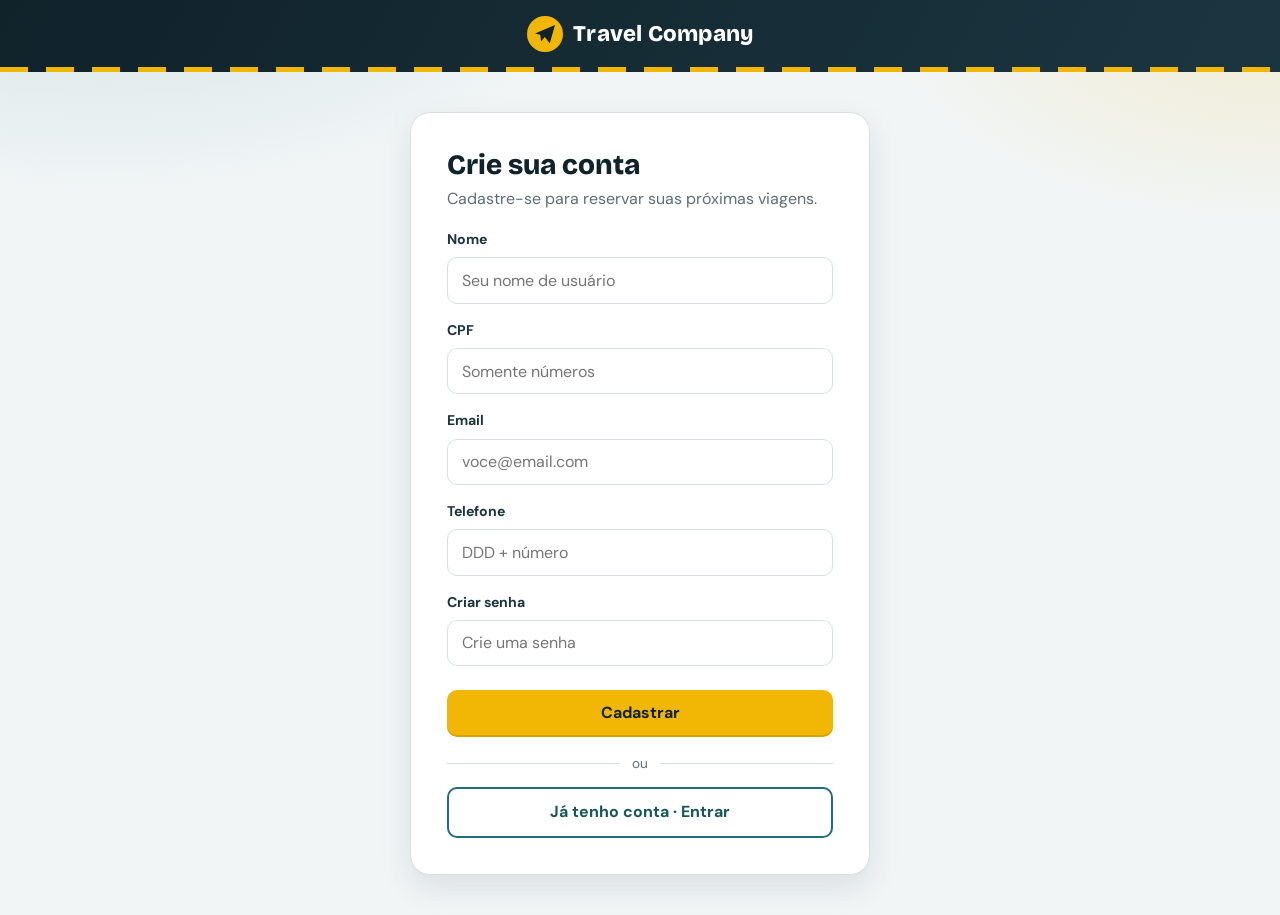
<file: ViagensFinal/index.html>
<!DOCTYPE html>
<html lang="pt-br">

<head>

    <meta charset="UTF-8">
    <meta name="viewport" content="width=device-width, initial-scale=1.0">
    <link rel="stylesheet" href="assets/css/cadastrar.css">
    <title>Travel Company | Cadastrar</title>

</head>

<body>

    <header>

        <div class="title">
            <h1>Travel Company</h1>
        </div>

    </header>

    <main>

        <div class="container">

            <div class="card-head">
                <h2>Crie sua conta</h2>
                <p>Cadastre-se para reservar suas próximas viagens.</p>
            </div>

            <form action="posIndex.php" method="post">

                <div class="divInput">
                    <label for="name">Nome</label>
                    <input class="ipt" type="text" name="name" id="name" placeholder="Seu nome de usuário" required>
                </div>

                <div class="divInput">
                    <label for="cpf">CPF</label>
                    <input class="ipt" type="text" maxlength="11" name="cpf" id="cpf" placeholder="Somente números" required>
                </div>

                <div class="divInput">
                    <label for="email">Email</label>
                    <input class="ipt" type="email" name="email" id="email" placeholder="voce@email.com" required>
                </div>

                <div class="divInput">
                    <label for="tel">Telefone</label>
                    <input class="ipt" type="tel" maxlength="10" name="tel" id="tel" placeholder="DDD + número" required>
                </div>

                <div class="divInput">
                    <label for="password1">Criar senha</label>
                    <input class="ipt" type="password" maxlength="50" name="password1" id="password1" placeholder="Crie uma senha" required>
                </div>

                <button type="submit">Cadastrar</button>

            </form>

            <div class="divider"><span>ou</span></div>

            <a class="btn" href="assets/pages/login.html">Já tenho conta · Entrar</a>

        </div>

    </main>

</body>

</html>
</file>
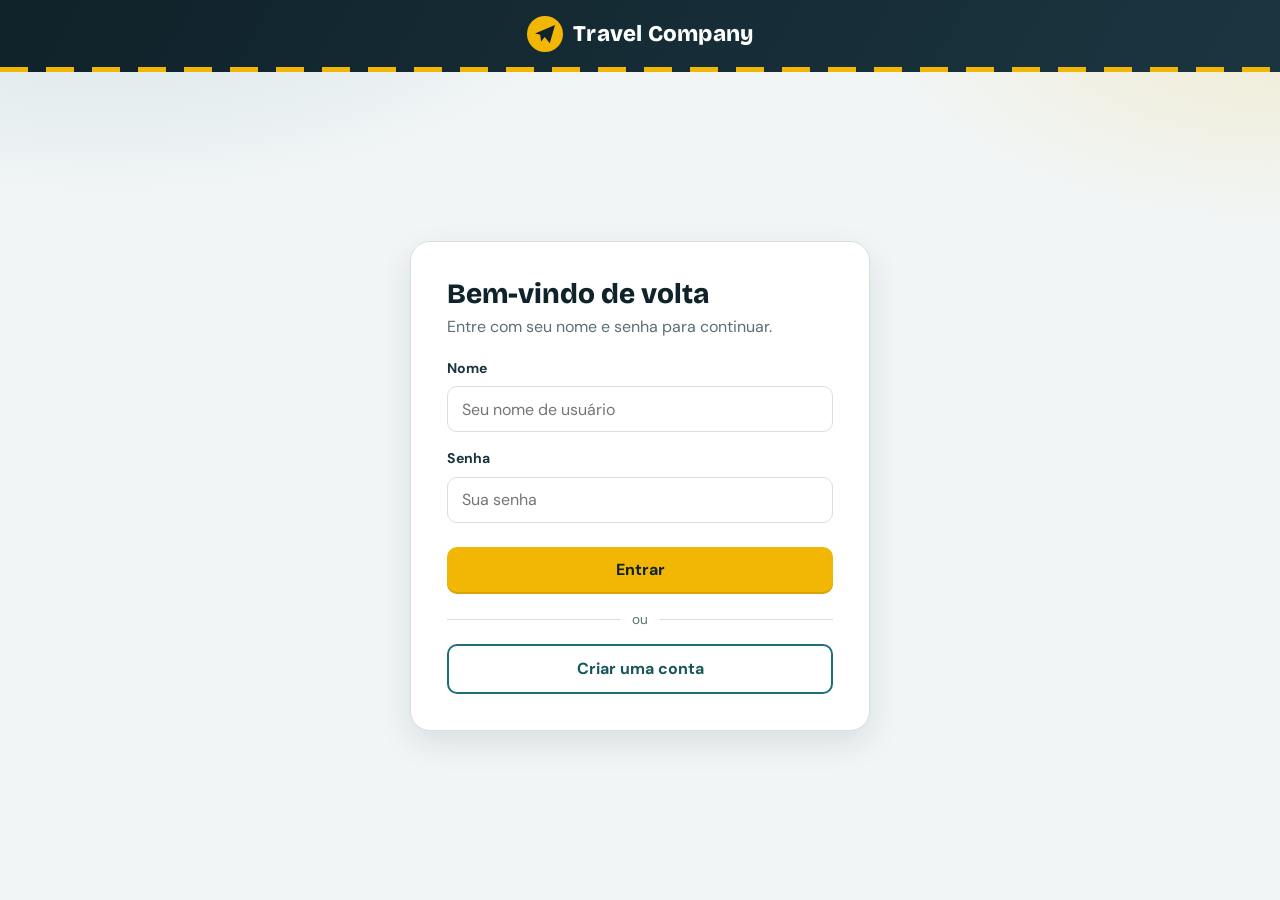
<file: ViagensFinal/assets/pages/login.html>
<!DOCTYPE html>
<html lang="pt-br">

<head>

    <meta charset="UTF-8">
    <meta name="viewport" content="width=device-width, initial-scale=1.0">
    <link rel="stylesheet" href="../css/cadastrar.css">
    <title>Travel Company | Entrar</title>

</head>

<body>

    <header>

        <div class="title">
            <h1>Travel Company</h1>
        </div>

    </header>

    <main>

        <div class="container">

            <div class="card-head">
                <h2>Bem-vindo de volta</h2>
                <p>Entre com seu nome e senha para continuar.</p>
            </div>

            <form action="../login.php" method="post">

                <div class="divInput">
                    <label for="name">Nome</label>
                    <input class="ipt" type="text" name="name" id="name" placeholder="Seu nome de usuário" required>
                </div>

                <div class="divInput">
                    <label for="senha">Senha</label>
                    <input class="ipt" type="password" maxlength="50" name="senha" id="senha" placeholder="Sua senha" required>
                </div>

                <button type="submit">Entrar</button>

            </form>

            <div class="divider"><span>ou</span></div>

            <a class="btn" href="../../index.html">Criar uma conta</a>

        </div>

    </main>

</body>

</html>
</file>
<file: ViagensFinal/assets/css/cadastrar.css>
@import url('https://fonts.googleapis.com/css2?family=Bricolage+Grotesque:wght@600;700;800&family=DM+Sans:wght@400;500;700&display=swap');

/* Travel Company — estilos (substitui o arquivo de mesmo nome; não precisa alterar o HTML) */
:root{
    --ink:#10222a;
    --ink-soft:#1b3540;
    --teal:#1f6f78;
    --teal-dark:#17565d;
    --teal-tint:#e6f2f3;
    --paper:#f1f5f6;
    --line:#d6e0e3;
    --road:#f2b705;
    --road-dark:#d9a304;
    --muted:#5b6f76;
    --danger:#c0392b;
    --danger-dark:#a32f23;
    --ok:#1d7a4d;
    --ok-bg:#e4f4ec;
    --radius:14px;
    --shadow-sm:0 2px 8px rgba(16,34,42,.06);
    --shadow-md:0 12px 32px rgba(16,34,42,.10);
    --display:'Bricolage Grotesque','DM Sans',system-ui,sans-serif;
}

*{ padding:0; margin:0; box-sizing:border-box; }

html{ scroll-behavior:smooth; }

body{
    font-family:'DM Sans',system-ui,sans-serif;
    color:var(--ink);
    background:var(--paper);
    line-height:1.55;
    -webkit-font-smoothing:antialiased;
}

a{ color:inherit; }

/* ===================== Cabeçalho ======================== */
header{
    position:relative;
    display:flex;
    align-items:center;
    justify-content:space-between;
    flex-wrap:wrap;
    gap:1rem;
    width:100%;
    min-height:72px;
    padding:.75rem 2rem 1rem;
    background:linear-gradient(120deg,var(--ink),var(--ink-soft));
    color:#fff;
}

/* faixa tracejada de estrada */
header::after{
    content:"";
    position:absolute;
    left:0; right:0; bottom:0;
    height:5px;
    background:repeating-linear-gradient(90deg,var(--road) 0 28px,transparent 28px 46px);
}

.title{ display:flex; align-items:center; }

.title h1{
    display:flex;
    align-items:center;
    gap:.65rem;
    font-family:var(--display);
    font-size:1.4rem;
    font-weight:800;
    letter-spacing:.01em;
}

/* logo (avião) desenhado só com CSS */
.title h1::before{
    content:"";
    width:36px;
    height:36px;
    flex:none;
    background:url("data:image/svg+xml,%3Csvg xmlns='http://www.w3.org/2000/svg' viewBox='0 0 36 36'%3E%3Ccircle cx='18' cy='18' r='18' fill='%23f2b705'/%3E%3Cpath d='M8 17.5 28 9l-5.2 18.2-5.1-6.1-3.6 4.3-.9-6.6z' fill='%2310222a'/%3E%3C/svg%3E") center/contain no-repeat;
}

.pages table,
.pages tbody,
.pages tr{ display:flex; }

.pages table{ gap:.25rem; }
.pages td{ display:block; }

.pages a{
    display:block;
    padding:.5rem .95rem;
    border-radius:999px;
    color:#d8e7ea;
    text-decoration:none;
    font-weight:500;
    transition:background .15s,color .15s;
}

.pages a:hover{ background:rgba(255,255,255,.12); color:#fff; }

/* ===================== Botões e campos ======================== */
button{
    font:inherit;
    font-weight:700;
    line-height:1.2;
    padding:.8rem 1.5rem;
    border:0;
    border-radius:10px;
    background:var(--road);
    color:var(--ink);
    cursor:pointer;
    box-shadow:0 2px 0 var(--road-dark);
    transition:background .15s,transform .15s,box-shadow .15s;
}

button:hover{ background:#ffc61a; transform:translateY(-1px); box-shadow:0 4px 0 var(--road-dark); }
button:active{ transform:translateY(1px); box-shadow:0 1px 0 var(--road-dark); }

a:focus-visible,
button:focus-visible{ outline:3px solid var(--teal); outline-offset:2px; }
header a:focus-visible{ outline-color:var(--road); }

label{ font-size:.88rem; font-weight:700; color:var(--ink-soft); }

input,
select{
    font:inherit;
    width:100%;
    height:2.9rem;
    padding:0 .85rem;
    border:1.5px solid var(--line);
    border-radius:10px;
    background:#fff;
    color:var(--ink);
    transition:border-color .15s,box-shadow .15s;
}

input:focus,
select:focus{
    outline:none;
    border-color:var(--teal);
    box-shadow:0 0 0 4px rgba(31,111,120,.18);
}

/* ===================== Cadastro / Login ======================== */
body{
    min-height:100vh;
    display:flex;
    flex-direction:column;
    background:
        radial-gradient(900px 480px at 8% -10%,rgba(31,111,120,.16),transparent 60%),
        radial-gradient(760px 420px at 100% 0,rgba(242,183,5,.16),transparent 55%),
        var(--paper);
}

header{ justify-content:center; }

main{
    flex:1;
    display:grid;
    place-items:center;
    padding:2.5rem 1rem;
}

.container{
    width:min(100%,460px);
    display:flex;
    flex-direction:column;
    align-items:center;
    gap:.6rem;
    padding:2.25rem;
    text-align:center;
    background:#fff;
    border:1px solid var(--line);
    border-radius:20px;
    box-shadow:var(--shadow-md);
}

/* mensagens (posIndex.php / login.php) */
.container p:first-child{
    font-family:var(--display);
    font-size:1.5rem;
    font-weight:800;
    line-height:1.2;
}

.container p + p{ color:var(--muted); }

form{
    display:flex;
    flex-direction:column;
    gap:1rem;
    width:100%;
    text-align:left;
}

.divInput{
    display:flex;
    flex-direction:column;
    gap:.4rem;
    width:100%;
}

form button{ width:100%; margin-top:.5rem; }

/* título do cartão */
.card-head{
    width:100%;
    margin-bottom:.5rem;
    text-align:left;
}

.card-head h2{
    font-family:var(--display);
    font-size:1.75rem;
    font-weight:800;
    line-height:1.15;
}

.card-head p{
    margin-top:.35rem;
    color:var(--muted);
}

/* separador "ou" */
.divider{
    display:flex;
    align-items:center;
    gap:.75rem;
    width:100%;
    margin-top:.5rem;
    color:var(--muted);
    font-size:.85rem;
}

.divider::before,
.divider::after{
    content:"";
    flex:1;
    height:1px;
    background:var(--line);
}

/* link em forma de botão (Entrar / Criar uma conta) */
.container > a.btn{
    display:block;
    width:100%;
    margin-top:.25rem;
    padding:.8rem 1.5rem;
    border:0;
    border-radius:10px;
    color:var(--teal-dark);
    font-weight:700;
    text-align:center;
    text-decoration:none;
    box-shadow:inset 0 0 0 2px var(--teal);
    transition:background .15s;
}

.container > a.btn:hover{ background:var(--teal-tint); }

/* (compatível com o HTML antigo: <a><button>Login</button></a>) */
.container > a:not(.btn){
    width:100%;
    margin-top:.5rem;
    padding-top:1.25rem;
    border-top:1px solid var(--line);
    text-decoration:none;
}

.container > a:not(.btn) button{
    width:100%;
    background:transparent;
    color:var(--teal-dark);
    box-shadow:inset 0 0 0 2px var(--teal);
}

.container > a:not(.btn) button:hover{
    background:var(--teal-tint);
    transform:none;
    box-shadow:inset 0 0 0 2px var(--teal);
}

@media (max-width:640px){
    header{ padding-inline:1rem; justify-content:center; }
    .container{ padding:1.5rem; }
}
</file>
